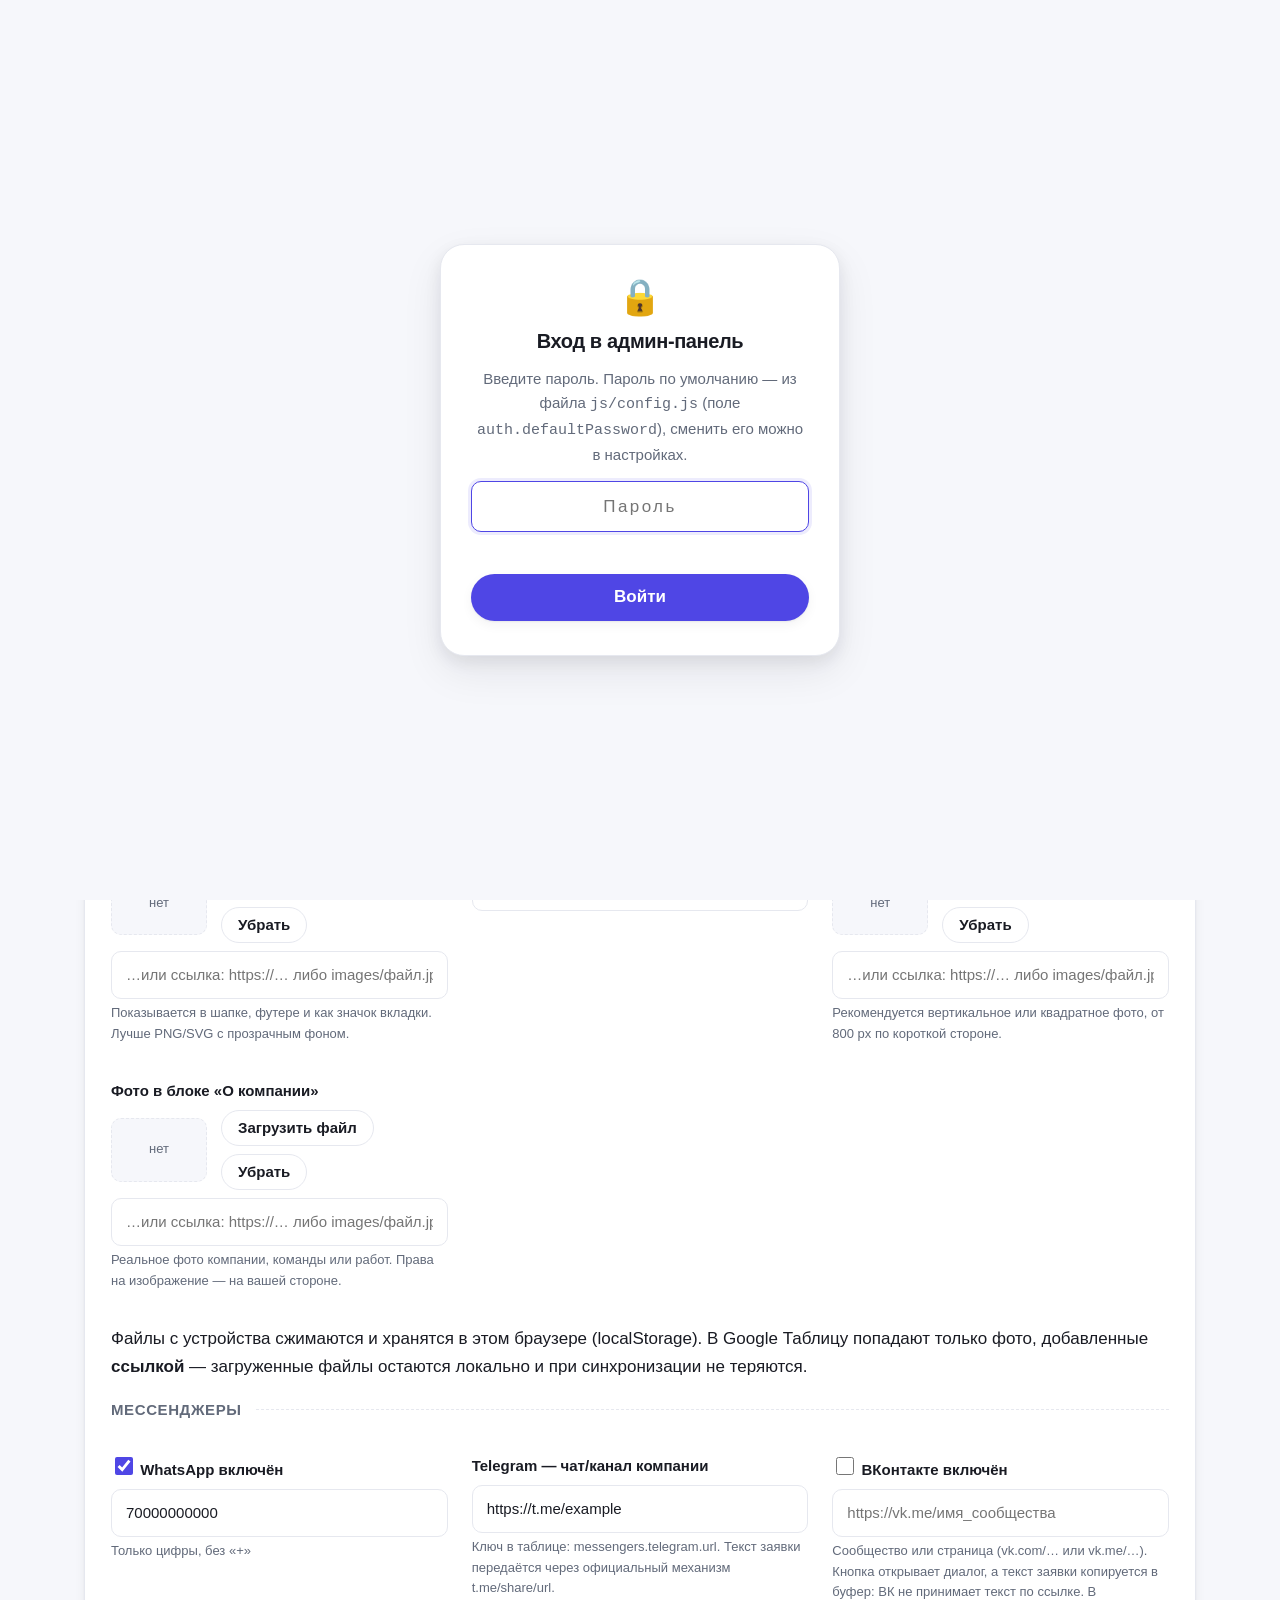
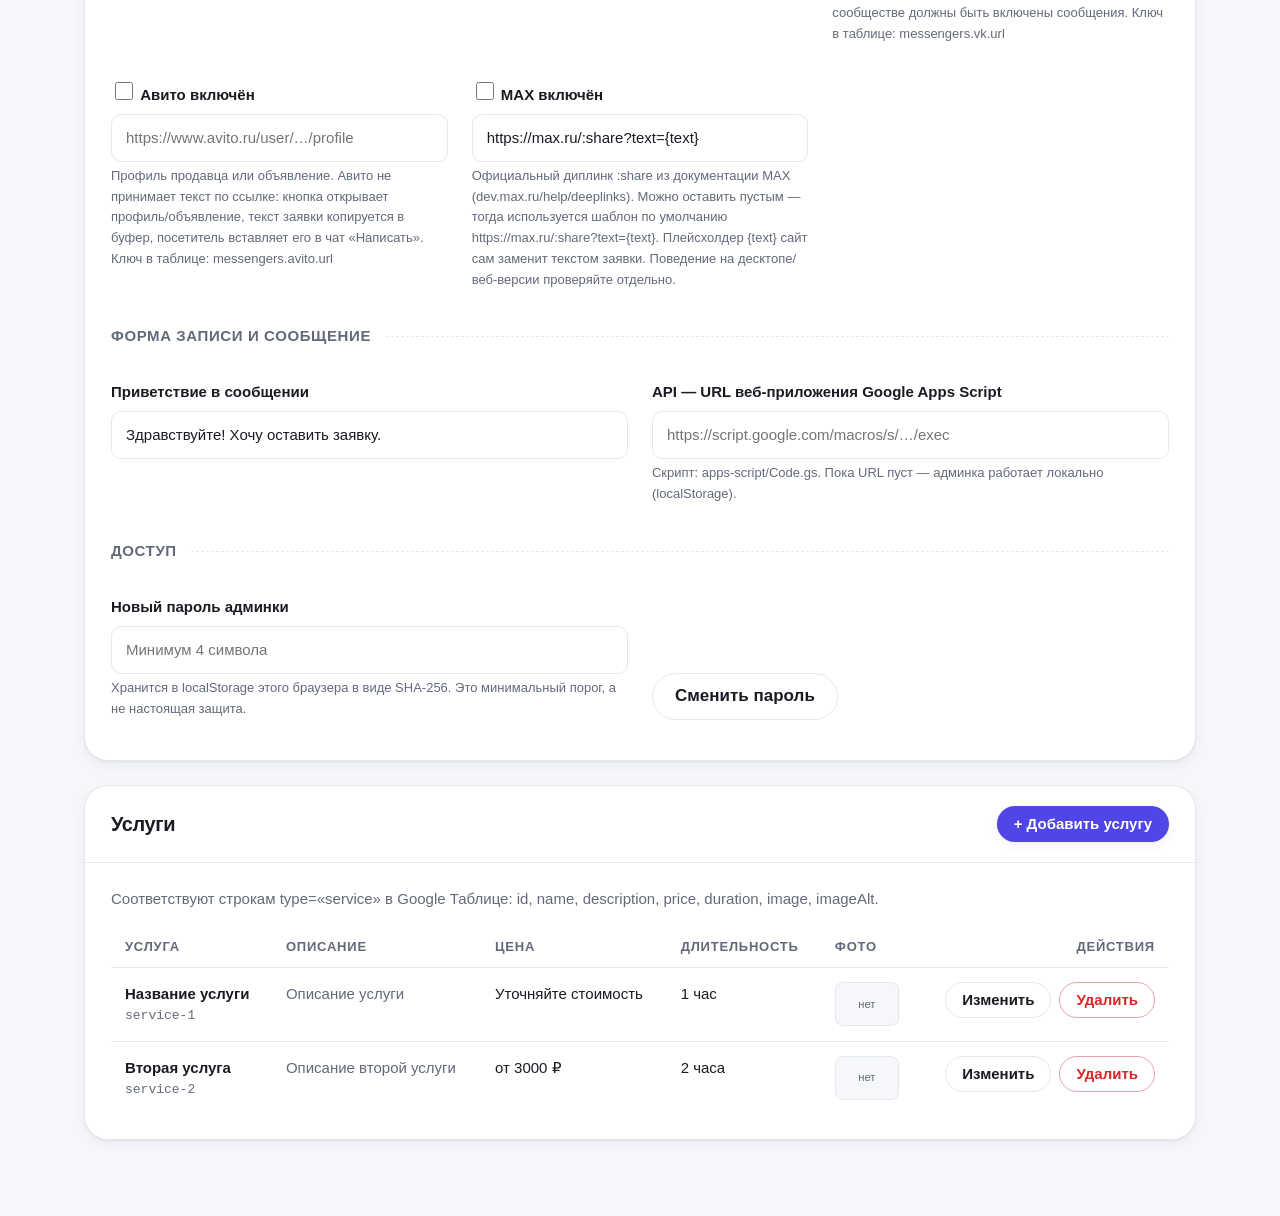
<file: admin.html>
<!DOCTYPE html>
<html lang="ru">
<head>
  <meta charset="UTF-8" />
  <meta name="viewport" content="width=device-width, initial-scale=1.0" />
  <title>Админ-панель — локальный редактор конфигурации</title>
  <link rel="stylesheet" href="css/main.css" />
  <link rel="stylesheet" href="css/admin.css" />
</head>
<body class="admin-body">

  <!-- ======================= Экран входа (пароль) ======================= -->
  <div class="admin-lock" id="admin-lock">
    <form class="admin-lock__card" id="lock-form" novalidate>
      <span class="admin-lock__icon" aria-hidden="true">🔒</span>
      <h1>Вход в админ-панель</h1>
      <p class="admin-lock__hint">
        Введите пароль. Пароль по умолчанию — из файла <code>js/config.js</code>
        (поле <code>auth.defaultPassword</code>), сменить его можно в настройках.
      </p>
      <input type="password" id="lock-password" placeholder="Пароль"
             autocomplete="current-password" autofocus />
      <p class="error-msg" id="lock-error" role="alert"></p>
      <button class="btn btn--primary btn--block" type="submit">Войти</button>
    </form>
  </div>

  <!-- ======================= Верхняя панель ======================= -->
  <header class="admin-topbar">
    <div class="admin-topbar__inner">
      <div class="admin-topbar__title">
        <span class="dot" aria-hidden="true"></span>
        <span>
          Админ-панель
          <small id="admin-subtitle">локальный редактор конфигурации</small>
        </span>
      </div>
      <div class="admin-topbar__actions">
        <button class="btn btn--ghost" type="button" id="btn-load-sheet">Загрузить из таблицы</button>
        <button class="btn btn--ghost" type="button" id="btn-save-sheet">Сохранить в таблицу</button>
        <button class="btn btn--ghost" type="button" id="btn-reset">Сбросить</button>
        <button class="btn btn--primary" type="button" id="btn-save">Сохранить</button>
        <a class="btn btn--primary" href="index.html">Открыть витрину →</a>
      </div>
    </div>
  </header>

  <div class="container">
    <div class="admin-banner" role="note">
      <span class="icon" aria-hidden="true">⚠️</span>
      <span>
        «Сохранить» записывает данные в localStorage <b>этого браузера</b> — витрина
        сразу их увидит. «Сохранить в таблицу» / «Загрузить из таблицы» работают с
        Google Таблицей через Apps Script — укажите URL веб-приложения в поле
        <code>api.url</code> (раздел «Форма записи и сообщение» ниже, скрипт —
        <code>apps-script/Code.gs</code>). Пароль — лишь минимальный порог, а не
        настоящая защита.
      </span>
    </div>
  </div>

  <main class="admin-main">

    <!-- ======================= Настройки ======================= -->
    <section class="panel" id="panel-settings">
      <div class="panel__head">
        <h2>Настройки компании</h2>
        <span class="hint">Соответствуют строкам type=«settings» в Google Таблице</span>
      </div>
      <div class="panel__body">
        <div class="settings-grid">
          <div class="field">
            <label for="set-name">Название компании</label>
            <input type="text" id="set-name" data-setting="business.name" />
            <span class="desc">Ключ в таблице: business.name</span>
          </div>

          <div class="field">
            <label for="set-tagline">Короткое описание (hero)</label>
            <input type="text" id="set-tagline" data-setting="business.tagline" />
          </div>

          <div class="field">
            <label for="set-description">Описание компании</label>
            <textarea id="set-description" data-setting="business.description"></textarea>
          </div>

          <div class="field">
            <label for="set-features">Преимущества (по одному на строку)</label>
            <textarea id="set-features" data-setting="business.features.list"></textarea>
          </div>

          <div class="field">
            <label for="set-phone">Телефон (формат +70000000000)</label>
            <input type="text" id="set-phone" data-setting="contacts.phone" />
            <span class="desc">Ключ в таблице: contacts.phone</span>
          </div>

          <div class="field">
            <label for="set-phone-display">Телефон (как показывать)</label>
            <input type="text" id="set-phone-display" data-setting="contacts.phoneDisplay" />
          </div>

          <div class="field">
            <label for="set-address">Адрес</label>
            <input type="text" id="set-address" data-setting="contacts.address" />
            <span class="desc">Ключ в таблице: contacts.address</span>
          </div>

          <div class="field">
            <label for="set-hours">Часы работы</label>
            <input type="text" id="set-hours" data-setting="contacts.hours" />
            <span class="desc">Ключ в таблице: contacts.hours</span>
          </div>

          <div class="field">
            <label for="set-map">Ссылка на маршрут (необязательно)</label>
            <input type="text" id="set-map" data-setting="contacts.mapUrl" />
          </div>

          <fieldset class="fieldset">
            <legend>Логотип и фото витрины</legend>
            <div class="settings-grid">
              <div class="field image-field" data-image-field="branding.logo" data-png="1">
                <label>Логотип</label>
                <div class="image-field__row">
                  <div class="image-field__preview" data-preview><span>нет</span></div>
                  <div class="image-field__controls">
                    <input type="file" accept="image/*" data-file hidden />
                    <button class="btn btn--ghost btn--sm" type="button" data-pick>Загрузить файл</button>
                    <button class="btn btn--ghost btn--sm" type="button" data-clear>Убрать</button>
                  </div>
                </div>
                <input type="text" data-url placeholder="…или ссылка: https://… либо images/файл.jpg" aria-label="Логотип — ссылка" />
                <span class="desc">Показывается в шапке, футере и как значок вкладки. Лучше PNG/SVG с прозрачным фоном.</span>
              </div>

              <div class="field">
                <label for="set-logo-alt">Alt-текст логотипа</label>
                <input type="text" id="set-logo-alt" data-setting="branding.logoAlt" placeholder="По умолчанию — название компании" />
              </div>

              <div class="field image-field" data-image-field="branding.heroImage">
                <label>Фото в главном блоке (hero)</label>
                <div class="image-field__row">
                  <div class="image-field__preview" data-preview><span>нет</span></div>
                  <div class="image-field__controls">
                    <input type="file" accept="image/*" data-file hidden />
                    <button class="btn btn--ghost btn--sm" type="button" data-pick>Загрузить файл</button>
                    <button class="btn btn--ghost btn--sm" type="button" data-clear>Убрать</button>
                  </div>
                </div>
                <input type="text" data-url placeholder="…или ссылка: https://… либо images/файл.jpg" aria-label="Фото в главном блоке (hero) — ссылка" />
                <span class="desc">Рекомендуется вертикальное или квадратное фото, от 800 px по короткой стороне.</span>
              </div>

              <div class="field image-field" data-image-field="branding.aboutImage">
                <label>Фото в блоке «О компании»</label>
                <div class="image-field__row">
                  <div class="image-field__preview" data-preview><span>нет</span></div>
                  <div class="image-field__controls">
                    <input type="file" accept="image/*" data-file hidden />
                    <button class="btn btn--ghost btn--sm" type="button" data-pick>Загрузить файл</button>
                    <button class="btn btn--ghost btn--sm" type="button" data-clear>Убрать</button>
                  </div>
                </div>
                <input type="text" data-url placeholder="…или ссылка: https://… либо images/файл.jpg" aria-label="Фото в блоке «О компании» — ссылка" />
                <span class="desc">Реальное фото компании, команды или работ. Права на изображение — на вашей стороне.</span>
              </div>

              <p class="desc" style="grid-column:1/-1;margin:0">
                Файлы с устройства сжимаются и хранятся в этом браузере (localStorage).
                В Google Таблицу попадают только фото, добавленные <b>ссылкой</b> — загруженные
                файлы остаются локально и при синхронизации не теряются.
              </p>
            </div>
          </fieldset>

          <fieldset class="fieldset">
            <legend>Мессенджеры</legend>
            <div class="settings-grid">
              <div class="field">
                <label class="field--check">
                  <input type="checkbox" id="set-wa-enabled" data-setting="messengers.whatsapp.enabled" />
                  WhatsApp включён
                </label>
                <input type="text" id="set-wa-phone" data-setting="messengers.whatsapp.phone"
                       placeholder="70000000000" aria-label="Телефон WhatsApp (только цифры)" />
                <span class="desc">Только цифры, без «+»</span>
              </div>

              <div class="field">
                <label for="set-tg-chat">Telegram — чат/канал компании</label>
                <input type="text" id="set-tg-chat" data-setting="messengers.telegram.chatUrl" />
                <span class="desc">Ключ в таблице: messengers.telegram.url. Текст заявки передаётся
                  через официальный механизм t.me/share/url.</span>
              </div>

              <div class="field">
                <label class="field--check">
                  <input type="checkbox" id="set-vk-enabled" data-setting="messengers.vk.enabled" />
                  ВКонтакте включён
                </label>
                <input type="text" id="set-vk-url" data-setting="messengers.vk.chatUrl"
                       placeholder="https://vk.me/имя_сообщества" aria-label="Ссылка на сообщество ВКонтакте" />
                <span class="desc">Сообщество или страница (vk.com/… или vk.me/…). Кнопка открывает диалог,
                  а текст заявки копируется в буфер: ВК не принимает текст по ссылке.
                  В сообществе должны быть включены сообщения. Ключ в таблице: messengers.vk.url</span>
              </div>

              <div class="field">
                <label class="field--check">
                  <input type="checkbox" id="set-avito-enabled" data-setting="messengers.avito.enabled" />
                  Авито включён
                </label>
                <input type="text" id="set-avito-url" data-setting="messengers.avito.chatUrl"
                       placeholder="https://www.avito.ru/user/…/profile" aria-label="Ссылка на профиль или объявление Авито" />
                <span class="desc">Профиль продавца или объявление. Авито не принимает текст по ссылке:
                  кнопка открывает профиль/объявление, текст заявки копируется в буфер,
                  посетитель вставляет его в чат «Написать». Ключ в таблице: messengers.avito.url</span>
              </div>

              <div class="field">
                <label class="field--check">
                  <input type="checkbox" id="set-max-enabled" data-setting="messengers.max.enabled" />
                  MAX включён
                </label>
                <input type="text" id="set-max-template" data-setting="messengers.max.linkTemplate"
                       placeholder="https://max.ru/:share?text={text}" aria-label="Шаблон ссылки MAX" />
                <span class="desc">Официальный диплинк :share из документации MAX
                  (dev.max.ru/help/deeplinks). Можно оставить пустым — тогда используется
                  шаблон по умолчанию https://max.ru/:share?text={text}. Плейсхолдер {text}
                  сайт сам заменит текстом заявки. Поведение на десктопе/веб-версии
                  проверяйте отдельно.</span>
              </div>
            </div>
          </fieldset>

          <fieldset class="fieldset">
            <legend>Форма записи и сообщение</legend>
            <div class="settings-grid">
              <div class="field">
                <label for="set-greeting">Приветствие в сообщении</label>
                <input type="text" id="set-greeting" data-setting="booking.message.greeting" />
              </div>
              <div class="field">
                <label for="set-api">API — URL веб-приложения Google Apps Script</label>
                <input type="text" id="set-api" data-setting="api.url"
                       placeholder="https://script.google.com/macros/s/…/exec" />
                <span class="desc">Скрипт: apps-script/Code.gs. Пока URL пуст — админка работает
                  локально (localStorage).</span>
              </div>
            </div>
          </fieldset>

          <fieldset class="fieldset">
            <legend>Доступ</legend>
            <div class="settings-grid">
              <div class="field">
                <label for="set-new-pass">Новый пароль админки</label>
                <input type="password" id="set-new-pass" autocomplete="new-password"
                       placeholder="Минимум 4 символа" />
                <span class="desc">Хранится в localStorage этого браузера в виде SHA-256.
                  Это минимальный порог, а не настоящая защита.</span>
              </div>
              <div class="field" style="align-self:end">
                <button class="btn btn--ghost" type="button" id="btn-change-pass">Сменить пароль</button>
              </div>
            </div>
          </fieldset>
        </div>
      </div>
    </section>

    <!-- ======================= Услуги ======================= -->
    <section class="panel" id="panel-services">
      <div class="panel__head">
        <h2>Услуги</h2>
        <button class="btn btn--primary btn--sm" type="button" id="btn-add-service">+ Добавить услугу</button>
      </div>
      <div class="panel__body">
        <p class="hint" style="color:var(--c-muted);font-size:var(--text-sm);margin:0 0 16px">
          Соответствуют строкам type=«service» в Google Таблице: id, name, description,
          price, duration, image, imageAlt.
        </p>
        <div class="table-wrap">
          <table class="services">
            <thead>
              <tr>
                <th>Услуга</th>
                <th>Описание</th>
                <th>Цена</th>
                <th>Длительность</th>
                <th>Фото</th>
                <th style="text-align:right">Действия</th>
              </tr>
            </thead>
            <tbody id="services-tbody"></tbody>
          </table>
          <div class="empty-state" id="services-empty" hidden>
            Услуг пока нет. Нажмите «Добавить услугу».
          </div>
        </div>
      </div>
    </section>
  </main>

  <!-- ======================= Модальное окно услуги ======================= -->
  <div class="modal-overlay" id="service-overlay" hidden>
    <div class="modal modal--form" role="dialog" aria-modal="true" aria-labelledby="service-modal-title">
      <div class="modal__head">
        <h2 id="service-modal-title">Услуга</h2>
        <button class="close" type="button" data-close aria-label="Закрыть окно">✕</button>
      </div>
      <div class="modal__body">
        <form id="service-form" novalidate>
          <input type="hidden" id="svc-id" />

          <div class="field">
            <label for="svc-name">Название <span class="req" aria-hidden="true">*</span></label>
            <input type="text" id="svc-name" data-svc="name" />
            <p class="error-msg"></p>
          </div>

          <div class="field">
            <label for="svc-desc">Описание</label>
            <textarea id="svc-desc" data-svc="description"></textarea>
          </div>

          <div class="settings-grid" style="grid-template-columns:1fr 1fr">
            <div class="field">
              <label for="svc-price">Цена</label>
              <input type="text" id="svc-price" data-svc="price" placeholder="Уточняйте стоимость / от 3000 ₽" />
            </div>
            <div class="field">
              <label for="svc-duration">Длительность</label>
              <input type="text" id="svc-duration" data-svc="duration" placeholder="1 час" />
            </div>
          </div>

          <div class="field image-field" data-image-field="service">
                <label>Фото услуги</label>
                <div class="image-field__row">
                  <div class="image-field__preview" data-preview><span>нет</span></div>
                  <div class="image-field__controls">
                    <input type="file" accept="image/*" data-file hidden />
                    <button class="btn btn--ghost btn--sm" type="button" data-pick>Загрузить файл</button>
                    <button class="btn btn--ghost btn--sm" type="button" data-clear>Убрать</button>
                  </div>
                </div>
                <input type="text" data-url placeholder="…или ссылка: https://… либо images/файл.jpg" aria-label="Фото услуги — ссылка" />
                <span class="desc">Загрузите файл или вставьте ссылку.</span>
              </div>

          <div class="field">
            <label for="svc-image-alt">Alt-текст изображения</label>
            <input type="text" id="svc-image-alt" data-svc="imageAlt" />
          </div>
        </form>
      </div>
      <div class="modal__foot">
        <button class="btn btn--ghost" type="button" data-close>Отмена</button>
        <button class="btn btn--primary" type="button" id="svc-save">Сохранить услугу</button>
      </div>
    </div>
  </div>

  <script src="js/config.js"></script>
  <script src="js/common.js"></script>
  <script src="js/storage.js"></script>
  <script src="js/admin.js"></script>
</body>
</html>
</file>
<file: css/main.css>
/* =====================================================================
 * main.css — дизайн-токены и стили витрины (index.html).
 * Значения цветов дублируют config.js (design.colors) и могут быть
 * переопределены из конфигурации во время работы страницы.
 * ===================================================================== */

:root {
  /* Цвета */
  --c-primary: #4f46e5;
  --c-primary-dark: #4338ca;
  --c-primary-soft: rgba(79, 70, 229, 0.1);
  --c-accent: #f59e0b;
  --c-bg: #f6f7fb;
  --c-surface: #ffffff;
  --c-ink: #191b23;
  --c-muted: #626a7a;
  --c-line: #e6e8ef;
  --c-success: #16a34a;
  --c-danger: #dc2626;

  /* Геометрия */
  --radius-sm: 10px;
  --radius: 16px;
  --radius-lg: 24px;
  --shadow-sm: 0 1px 2px rgba(25, 27, 35, 0.06), 0 4px 12px rgba(25, 27, 35, 0.05);
  --shadow-md: 0 6px 16px rgba(25, 27, 35, 0.08), 0 16px 40px rgba(25, 27, 35, 0.08);
  --shadow-lg: 0 12px 32px rgba(25, 27, 35, 0.14), 0 32px 80px rgba(25, 27, 35, 0.12);

  /* Типографика */
  --font: 'Inter', -apple-system, 'Segoe UI', Roboto, 'Helvetica Neue', Arial, sans-serif;
  --text-xs: 0.8125rem;
  --text-sm: 0.9375rem;
  --text-md: 1.0625rem;
  --text-lg: 1.25rem;
  --text-xl: clamp(1.75rem, 4vw, 2.5rem);
  --text-hero: clamp(2.1rem, 5.5vw, 3.6rem);

  --header-h: 72px;
  --content-w: 1160px;
}

/* ---------- База ---------- */

*,
*::before,
*::after {
  box-sizing: border-box;
}

html {
  scroll-behavior: smooth;
}

body {
  margin: 0;
  font-family: var(--font);
  font-size: var(--text-md);
  line-height: 1.6;
  color: var(--c-ink);
  background: var(--c-bg);
  -webkit-font-smoothing: antialiased;
}

/* Атрибут hidden обязан скрывать элемент, даже если у него задан display */
[hidden] {
  display: none !important;
}

img {
  max-width: 100%;
  display: block;
}

a {
  color: var(--c-primary);
  text-decoration: none;
}

a:hover {
  text-decoration: underline;
}

h1,
h2,
h3 {
  line-height: 1.2;
  letter-spacing: -0.02em;
  margin: 0 0 0.5em;
}

h1 {
  font-size: var(--text-hero);
  font-weight: 800;
}

h2 {
  font-size: var(--text-xl);
  font-weight: 750;
}

p {
  margin: 0 0 1em;
}

:focus-visible {
  outline: 3px solid color-mix(in srgb, var(--c-primary) 45%, transparent);
  outline-offset: 2px;
  border-radius: 4px;
}

.container {
  max-width: var(--content-w);
  margin: 0 auto;
  padding: 0 24px;
}

.section {
  padding: 88px 0;
}

.section--tinted {
  background: var(--c-surface);
}

.section-head {
  max-width: 640px;
  margin-bottom: 44px;
}

.section-head .kicker {
  display: inline-block;
  font-size: var(--text-xs);
  font-weight: 700;
  letter-spacing: 0.08em;
  text-transform: uppercase;
  color: var(--c-primary);
  margin-bottom: 10px;
}

.section-head p {
  color: var(--c-muted);
  margin: 0;
}

/* ---------- Кнопки ---------- */

.btn {
  display: inline-flex;
  align-items: center;
  justify-content: center;
  gap: 8px;
  padding: 12px 22px;
  border: 1px solid transparent;
  border-radius: 999px;
  font: inherit;
  font-weight: 650;
  line-height: 1.2;
  cursor: pointer;
  transition: transform 0.15s ease, background-color 0.15s ease, border-color 0.15s ease,
    color 0.15s ease, box-shadow 0.15s ease;
  user-select: none;
}

.btn:hover {
  text-decoration: none;
  transform: translateY(-1px);
}

.btn:active {
  transform: translateY(0);
}

.btn--primary {
  background: var(--c-primary);
  color: #fff;
  box-shadow: var(--shadow-sm);
}

.btn--primary:hover {
  background: var(--c-primary-dark);
  box-shadow: var(--shadow-md);
}

.btn--ghost {
  background: transparent;
  border-color: var(--c-line);
  color: var(--c-ink);
}

.btn--ghost:hover {
  border-color: var(--c-primary);
  color: var(--c-primary);
}

.btn--whatsapp {
  background: #25d366;
  color: #fff;
}

.btn--whatsapp:hover {
  background: #1ebe5b;
}

.btn--telegram {
  background: #2aabee;
  color: #fff;
}

.btn--telegram:hover {
  background: #2296d3;
}

.btn--max {
  background: #6b4eff;
  color: #fff;
}

.btn--max:hover {
  background: #5b3df0;
}

.btn--vk {
  background: #0077ff;
  color: #fff;
}

.btn--vk:hover {
  background: #0066dd;
}

.btn--avito {
  background: #0af;
  color: #fff;
}

.btn--avito:hover {
  background: #0095dd;
}

.btn--sm {
  padding: 8px 16px;
  font-size: var(--text-sm);
}

.btn--block {
  width: 100%;
}

.btn:disabled {
  opacity: 0.55;
  cursor: not-allowed;
  transform: none;
}

/* ---------- Шапка ---------- */

.header {
  position: sticky;
  top: 0;
  z-index: 50;
  height: var(--header-h);
  background: color-mix(in srgb, var(--c-surface) 82%, transparent);
  backdrop-filter: blur(14px);
  -webkit-backdrop-filter: blur(14px);
  border-bottom: 1px solid var(--c-line);
}

.header__inner {
  height: 100%;
  display: flex;
  align-items: center;
  gap: 28px;
}

.logo {
  display: flex;
  align-items: center;
  gap: 10px;
  font-weight: 800;
  font-size: var(--text-lg);
  color: var(--c-ink);
  letter-spacing: -0.02em;
}

.logo:hover {
  text-decoration: none;
}

.logo__img {
  height: 38px;
  max-width: 160px;
  width: auto;
  object-fit: contain;
  display: block;
}

.logo__img[hidden],
.hero__photo[hidden],
.about-media__img[hidden],
.footer__logo[hidden] {
  display: none;
}

.logo__mark {
  width: 34px;
  height: 34px;
  border-radius: 10px;
  background: linear-gradient(135deg, var(--c-primary), #8b5cf6);
  color: #fff;
  display: grid;
  place-items: center;
  font-size: 0.95em;
}

.nav {
  display: flex;
  gap: 22px;
  margin-left: auto;
}

.nav a {
  color: var(--c-muted);
  font-weight: 550;
  font-size: var(--text-sm);
  transition: color 0.15s ease;
}

.nav a:hover {
  color: var(--c-ink);
  text-decoration: none;
}

.header__phone {
  font-weight: 700;
  color: var(--c-ink);
  white-space: nowrap;
}

.burger {
  display: none;
  flex-direction: column;
  gap: 5px;
  background: none;
  border: 0;
  padding: 10px 6px;
  cursor: pointer;
}

.burger span {
  display: block;
  width: 22px;
  height: 2px;
  border-radius: 2px;
  background: var(--c-ink);
  transition: transform 0.2s ease, opacity 0.2s ease;
}

.burger[aria-expanded='true'] span:nth-child(1) {
  transform: translateY(7px) rotate(45deg);
}

.burger[aria-expanded='true'] span:nth-child(2) {
  opacity: 0;
}

.burger[aria-expanded='true'] span:nth-child(3) {
  transform: translateY(-7px) rotate(-45deg);
}

/* ---------- Hero ---------- */

.hero {
  position: relative;
  overflow: hidden;
  padding: 96px 0 104px;
}

.hero::before {
  content: '';
  position: absolute;
  inset: 0;
  background:
    radial-gradient(48rem 24rem at 82% -10%, rgba(139, 92, 246, 0.16), transparent 60%),
    radial-gradient(40rem 22rem at -8% 18%, rgba(79, 70, 229, 0.14), transparent 60%);
  pointer-events: none;
}

.hero__grid {
  position: relative;
  display: grid;
  grid-template-columns: 1.15fr 0.85fr;
  gap: 56px;
  align-items: center;
}

.hero__badge {
  display: inline-flex;
  align-items: center;
  gap: 8px;
  background: var(--c-surface);
  border: 1px solid var(--c-line);
  border-radius: 999px;
  padding: 7px 16px;
  font-size: var(--text-xs);
  font-weight: 650;
  color: var(--c-muted);
  box-shadow: var(--shadow-sm);
  margin-bottom: 22px;
}

.hero__badge .dot {
  width: 8px;
  height: 8px;
  border-radius: 50%;
  background: var(--c-success);
  box-shadow: 0 0 0 3px rgba(22, 163, 74, 0.18);
}

.hero__title {
  margin-bottom: 18px;
}

.hero__title .accent {
  background: linear-gradient(120deg, var(--c-primary), #8b5cf6);
  -webkit-background-clip: text;
  background-clip: text;
  color: transparent;
}

.hero__text {
  color: var(--c-muted);
  font-size: var(--text-lg);
  max-width: 34em;
  margin-bottom: 30px;
}

.hero__actions {
  display: flex;
  flex-wrap: wrap;
  gap: 14px;
  margin-bottom: 26px;
}

.hero__trust {
  display: flex;
  flex-wrap: wrap;
  gap: 8px 26px;
  color: var(--c-muted);
  font-size: var(--text-sm);
}

.hero__trust .item {
  display: inline-flex;
  align-items: center;
  gap: 8px;
}

.hero__trust svg {
  color: var(--c-primary);
  flex: none;
}

.hero__visual {
  position: relative;
}

.hero__card {
  background: linear-gradient(160deg, var(--c-primary), #7c3aed 55%, #4338ca);
  border-radius: var(--radius-lg);
  padding: 42px 38px;
  color: #fff;
  box-shadow: var(--shadow-lg);
  min-height: 380px;
  display: flex;
  flex-direction: column;
  justify-content: flex-end;
  position: relative;
  overflow: hidden;
}

.hero__photo {
  position: absolute;
  inset: 0;
  width: 100%;
  height: 100%;
  object-fit: cover;
  z-index: 0;
}

.hero__card.has-photo::before {
  content: '';
  position: absolute;
  inset: 0;
  z-index: 0;
  background: linear-gradient(to top, rgba(18, 20, 28, 0.72), rgba(18, 20, 28, 0.05) 65%);
}

.hero__card::after {
  content: '';
  position: absolute;
  width: 340px;
  height: 340px;
  border-radius: 50%;
  border: 46px solid rgba(255, 255, 255, 0.08);
  top: -120px;
  right: -120px;
}

.hero__card .figure {
  position: relative;
  z-index: 1;
}

.hero__card .big {
  font-size: 3rem;
  line-height: 1;
  font-weight: 800;
  letter-spacing: -0.03em;
  margin-bottom: 10px;
}

.hero__card .small {
  opacity: 0.85;
  font-size: var(--text-sm);
}

.hero__float {
  position: absolute;
  background: var(--c-surface);
  border-radius: var(--radius);
  box-shadow: var(--shadow-md);
  padding: 14px 18px;
  font-size: var(--text-sm);
  display: flex;
  align-items: center;
  gap: 12px;
}

.hero__float--hours {
  left: -18px;
  bottom: -26px;
}

.hero__float--rating {
  right: -16px;
  top: -26px;
}

.hero__float .icon {
  width: 40px;
  height: 40px;
  border-radius: 12px;
  display: grid;
  place-items: center;
  background: var(--c-primary-soft);
  color: var(--c-primary);
  flex: none;
}

.hero__float .label {
  color: var(--c-muted);
  font-size: var(--text-xs);
}

.hero__float .value {
  font-weight: 700;
}

/* ---------- Услуги ---------- */

.services-grid {
  display: grid;
  grid-template-columns: repeat(auto-fill, minmax(270px, 1fr));
  gap: 22px;
}

.service-card {
  background: var(--c-surface);
  border: 1px solid var(--c-line);
  border-radius: var(--radius-lg);
  padding: 26px;
  box-shadow: var(--shadow-sm);
  display: flex;
  flex-direction: column;
  gap: 12px;
  transition: transform 0.2s ease, box-shadow 0.2s ease, border-color 0.2s ease;
}

.service-card:hover {
  transform: translateY(-4px);
  box-shadow: var(--shadow-md);
  border-color: color-mix(in srgb, var(--c-primary) 30%, var(--c-line));
}

.service-card__media {
  height: 150px;
  border-radius: var(--radius);
  overflow: hidden;
  background:
    radial-gradient(18rem 8rem at 20% 0%, rgba(79, 70, 229, 0.16), transparent 60%),
    radial-gradient(16rem 8rem at 90% 100%, rgba(245, 158, 11, 0.14), transparent 60%),
    var(--c-bg);
  position: relative;
}

.service-card__media img {
  width: 100%;
  height: 100%;
  object-fit: cover;
}

.service-card__media .placeholder {
  position: absolute;
  inset: 0;
  display: grid;
  place-items: center;
  color: var(--c-primary);
}

.service-card__meta {
  display: flex;
  align-items: center;
  justify-content: space-between;
  gap: 10px;
}

.service-card h3 {
  margin: 0;
  font-size: var(--text-lg);
}

.badge {
  display: inline-block;
  background: var(--c-primary-soft);
  color: var(--c-primary);
  font-weight: 700;
  font-size: var(--text-xs);
  padding: 5px 12px;
  border-radius: 999px;
  white-space: nowrap;
}

.badge--price {
  background: color-mix(in srgb, var(--c-accent) 14%, transparent);
  color: #92610a;
}

.service-card__desc {
  color: var(--c-muted);
  font-size: var(--text-sm);
  margin: 0;
  flex: 1;
}

.service-card__footer {
  display: flex;
  align-items: center;
  justify-content: space-between;
  gap: 12px;
  margin-top: auto;
  padding-top: 8px;
  border-top: 1px solid var(--c-line);
}

.service-card__duration {
  display: inline-flex;
  align-items: center;
  gap: 6px;
  color: var(--c-muted);
  font-size: var(--text-sm);
}

/* ---------- О компании ---------- */

.about-grid {
  display: grid;
  grid-template-columns: 1fr 1fr;
  gap: 56px;
  align-items: center;
}

.about-media {
  position: relative;
  overflow: hidden;
  border-radius: var(--radius-lg);
  background:
    radial-gradient(20rem 12rem at 80% 10%, rgba(139, 92, 246, 0.18), transparent 60%),
    linear-gradient(160deg, #eef0fb, #fdf6ea);
  min-height: 360px;
  display: grid;
  place-items: center;
  color: var(--c-muted);
  font-size: var(--text-sm);
  box-shadow: var(--shadow-sm);
}

.about-media__img {
  position: absolute;
  inset: 0;
  width: 100%;
  height: 100%;
  object-fit: cover;
}

.feature-list {
  list-style: none;
  margin: 0 0 28px;
  padding: 0;
  display: grid;
  gap: 14px;
}

.feature-list li {
  display: flex;
  gap: 12px;
  align-items: flex-start;
}

.feature-list .check {
  flex: none;
  width: 26px;
  height: 26px;
  border-radius: 50%;
  background: var(--c-primary-soft);
  color: var(--c-primary);
  display: grid;
  place-items: center;
  margin-top: 2px;
}

.feature-list .text {
  font-weight: 600;
}

.feature-list .text small {
  display: block;
  font-weight: 400;
  color: var(--c-muted);
}

/* ---------- Контакты ---------- */

.contacts-grid {
  display: grid;
  grid-template-columns: repeat(auto-fit, minmax(240px, 1fr));
  gap: 22px;
}

.contact-card {
  background: var(--c-surface);
  border: 1px solid var(--c-line);
  border-radius: var(--radius-lg);
  padding: 26px;
  box-shadow: var(--shadow-sm);
}

.contact-card .icon {
  width: 44px;
  height: 44px;
  border-radius: 14px;
  background: var(--c-primary-soft);
  color: var(--c-primary);
  display: grid;
  place-items: center;
  margin-bottom: 16px;
}

.contact-card h3 {
  font-size: var(--text-md);
  margin-bottom: 6px;
}

.contact-card p {
  color: var(--c-muted);
  font-size: var(--text-sm);
  margin: 0;
}

.contact-card a {
  font-weight: 600;
}

.messenger-row {
  display: flex;
  flex-wrap: wrap;
  gap: 10px;
  margin-top: 28px;
}

/* ---------- Футер ---------- */

.footer {
  background: #12141c;
  color: #b9bfcc;
  padding: 56px 0 32px;
}

.footer a {
  color: #b9bfcc;
}

.footer a:hover {
  color: #fff;
}

.footer__grid {
  display: grid;
  grid-template-columns: 2fr 1fr 1fr;
  gap: 40px;
  padding-bottom: 36px;
  border-bottom: 1px solid rgba(255, 255, 255, 0.08);
}

.footer__brand {
  display: flex;
  align-items: center;
  gap: 10px;
}

.footer__logo {
  height: 32px;
  max-width: 140px;
  width: auto;
  object-fit: contain;
  background: #fff;
  border-radius: 8px;
  padding: 3px 6px;
}

.footer h4 {
  color: #fff;
  margin: 0 0 14px;
  font-size: var(--text-sm);
  letter-spacing: 0.04em;
  text-transform: uppercase;
}

.footer ul {
  list-style: none;
  margin: 0;
  padding: 0;
  display: grid;
  gap: 10px;
  font-size: var(--text-sm);
}

.footer__bottom {
  padding-top: 24px;
  display: flex;
  flex-wrap: wrap;
  gap: 12px 28px;
  justify-content: space-between;
  font-size: var(--text-xs);
  color: #7d8494;
}

/* ---------- Модальное окно ---------- */

.modal-overlay {
  position: fixed;
  inset: 0;
  z-index: 100;
  background: rgba(18, 20, 28, 0.55);
  backdrop-filter: blur(6px);
  -webkit-backdrop-filter: blur(6px);
  display: flex;
  align-items: center;
  justify-content: center;
  padding: 20px;
  opacity: 0;
  pointer-events: none;
  transition: opacity 0.2s ease;
}

.modal-overlay.is-open {
  opacity: 1;
  pointer-events: auto;
}

.modal {
  background: var(--c-surface);
  border-radius: var(--radius-lg);
  box-shadow: var(--shadow-lg);
  width: 100%;
  max-width: 640px;
  max-height: calc(100vh - 40px);
  display: flex;
  flex-direction: column;
  transform: translateY(14px) scale(0.98);
  transition: transform 0.22s ease;
}

.modal-overlay.is-open .modal {
  transform: translateY(0) scale(1);
}

.modal__head {
  display: flex;
  align-items: flex-start;
  justify-content: space-between;
  gap: 16px;
  padding: 26px 30px 0;
}

.modal__head h2 {
  margin: 0;
}

.modal__head .close {
  flex: none;
  width: 38px;
  height: 38px;
  border-radius: 50%;
  border: 1px solid var(--c-line);
  background: var(--c-surface);
  cursor: pointer;
  font-size: 1.1rem;
  color: var(--c-muted);
  transition: background-color 0.15s ease, color 0.15s ease;
}

.modal__head .close:hover {
  background: var(--c-bg);
  color: var(--c-ink);
}

.modal__body {
  padding: 18px 30px 26px;
  overflow-y: auto;
}

.modal__intro {
  color: var(--c-muted);
  font-size: var(--text-sm);
  margin: 0 0 20px;
}

.field {
  margin-bottom: 16px;
}

.field label {
  display: block;
  font-weight: 650;
  font-size: var(--text-sm);
  margin-bottom: 7px;
}

.field label .req {
  color: var(--c-danger);
}

.field input,
.field select,
.field textarea {
  width: 100%;
  font: inherit;
  font-size: var(--text-sm);
  color: var(--c-ink);
  background: var(--c-surface);
  border: 1px solid var(--c-line);
  border-radius: var(--radius-sm);
  padding: 11px 14px;
  transition: border-color 0.15s ease, box-shadow 0.15s ease;
}

.field textarea {
  min-height: 84px;
  resize: vertical;
}

.field input:focus,
.field select:focus,
.field textarea:focus {
  outline: none;
  border-color: var(--c-primary);
  box-shadow: 0 0 0 3px var(--c-primary-soft);
}

.field .error-msg {
  display: none;
  color: var(--c-danger);
  font-size: var(--text-xs);
  margin-top: 6px;
}

.field.is-invalid input,
.field.is-invalid select,
.field.is-invalid textarea {
  border-color: var(--c-danger);
}

.field.is-invalid .error-msg {
  display: block;
}

/* Предпросмотр сообщения */

.preview {
  background: var(--c-bg);
  border: 1px solid var(--c-line);
  border-radius: var(--radius);
  padding: 16px 18px;
  margin-top: 6px;
}

.preview__label {
  font-size: var(--text-xs);
  font-weight: 700;
  letter-spacing: 0.06em;
  text-transform: uppercase;
  color: var(--c-muted);
  margin-bottom: 8px;
}

.preview__text {
  font-size: var(--text-sm);
  white-space: pre-wrap;
  word-break: break-word;
  font-family: var(--font);
}

.preview__text:empty::before {
  content: 'Сообщение появится здесь…';
  color: var(--c-muted);
}

.send-row {
  display: grid;
  grid-template-columns: repeat(auto-fit, minmax(150px, 1fr));
  gap: 10px;
  margin-top: 16px;
}

.modal__note {
  margin: 14px 0 0;
  font-size: var(--text-xs);
  color: var(--c-muted);
}

/* ---------- Тост-уведомления ---------- */

.toast-host {
  position: fixed;
  right: 20px;
  bottom: 20px;
  z-index: 200;
  display: flex;
  flex-direction: column;
  gap: 10px;
  max-width: min(92vw, 360px);
}

.toast {
  background: var(--c-ink);
  color: #fff;
  border-radius: var(--radius-sm);
  padding: 13px 18px;
  font-size: var(--text-sm);
  box-shadow: var(--shadow-lg);
  opacity: 1;
  transition: opacity 0.3s ease, transform 0.3s ease;
}

.toast--ok::before {
  content: '✓ ';
  color: #4ade80;
  font-weight: 800;
}

.toast--error::before {
  content: '✕ ';
  color: #f87171;
  font-weight: 800;
}

.toast--hide {
  opacity: 0;
  transform: translateY(6px);
}

/* ---------- Адаптив ---------- */

@media (max-width: 980px) {
  .hero__grid {
    grid-template-columns: 1fr;
    gap: 40px;
  }

  .hero__visual {
    max-width: 480px;
  }

  .about-grid {
    grid-template-columns: 1fr;
    gap: 32px;
  }

  .footer__grid {
    grid-template-columns: 1fr 1fr;
  }

  .header__phone {
    display: none;
  }
}

@media (max-width: 760px) {
  .nav {
    position: fixed;
    top: var(--header-h);
    left: 0;
    right: 0;
    flex-direction: column;
    gap: 0;
    background: var(--c-surface);
    border-bottom: 1px solid var(--c-line);
    padding: 8px 0;
    transform: translateY(-8px);
    opacity: 0;
    pointer-events: none;
    transition: opacity 0.2s ease, transform 0.2s ease;
  }

  .nav.is-open {
    opacity: 1;
    transform: translateY(0);
    pointer-events: auto;
  }

  .nav a {
    padding: 13px 24px;
  }

  .burger {
    display: flex;
    margin-left: auto;
  }

  .header__cta {
    display: none;
  }

  .section {
    padding: 64px 0;
  }

  .hero {
    padding: 64px 0 72px;
  }

  .hero__float--hours {
    left: 0;
  }

  .hero__float--rating {
    right: 0;
  }

  .footer__grid {
    grid-template-columns: 1fr;
    gap: 28px;
  }

  .modal__head,
  .modal__body {
    padding-left: 20px;
    padding-right: 20px;
  }
}

/* ---------- Доступность ---------- */

@media (prefers-reduced-motion: reduce) {
  html {
    scroll-behavior: auto;
  }

  *,
  *::before,
  *::after {
    animation-duration: 0.01ms !important;
    animation-iteration-count: 1 !important;
    transition-duration: 0.01ms !important;
  }
}
</file>
<file: css/admin.css>
/* =====================================================================
 * admin.css — стили локальной админ-панели (admin.html).
 * Подключается ПОСЛЕ main.css и использует его дизайн-токены.
 * ===================================================================== */

.admin-body {
  background: var(--c-bg);
}

/* ---------- Верхняя панель ---------- */

.admin-topbar {
  position: sticky;
  top: 0;
  z-index: 50;
  background: var(--c-ink);
  color: #fff;
}

.admin-topbar__inner {
  max-width: var(--content-w);
  margin: 0 auto;
  padding: 14px 24px;
  display: flex;
  align-items: center;
  gap: 18px;
  flex-wrap: wrap;
}

.admin-topbar__title {
  display: flex;
  align-items: center;
  gap: 10px;
  font-weight: 750;
  font-size: var(--text-md);
}

.admin-topbar__title .dot {
  width: 10px;
  height: 10px;
  border-radius: 50%;
  background: var(--c-accent);
}

.admin-topbar__title small {
  display: block;
  font-size: var(--text-xs);
  font-weight: 500;
  color: #aab0bf;
}

.admin-topbar__actions {
  margin-left: auto;
  display: flex;
  gap: 10px;
  flex-wrap: wrap;
}

.admin-topbar .btn {
  font-size: var(--text-sm);
  padding: 9px 16px;
}

.admin-topbar .btn--ghost {
  border-color: rgba(255, 255, 255, 0.22);
  color: #e6e8ef;
}

.admin-topbar .btn--ghost:hover {
  border-color: #fff;
  color: #fff;
}

/* ---------- Информационный баннер ---------- */

.admin-banner {
  display: flex;
  gap: 12px;
  align-items: flex-start;
  background: color-mix(in srgb, var(--c-accent) 12%, var(--c-surface));
  border: 1px solid color-mix(in srgb, var(--c-accent) 35%, var(--c-line));
  border-radius: var(--radius);
  padding: 16px 18px;
  margin: 24px 0 0;
  font-size: var(--text-sm);
  color: #6b4d08;
}

.admin-banner .icon {
  flex: none;
  font-size: 1.2rem;
  line-height: 1.4;
}

/* ---------- Раскладка ---------- */

.admin-main {
  max-width: var(--content-w);
  margin: 0 auto;
  padding: 24px 24px 80px;
  display: grid;
  gap: 24px;
}

.panel {
  background: var(--c-surface);
  border: 1px solid var(--c-line);
  border-radius: var(--radius-lg);
  box-shadow: var(--shadow-sm);
  overflow: hidden;
}

.panel__head {
  display: flex;
  align-items: center;
  justify-content: space-between;
  gap: 16px;
  padding: 20px 26px;
  border-bottom: 1px solid var(--c-line);
}

.panel__head h2 {
  margin: 0;
  font-size: var(--text-lg);
}

.panel__head .hint {
  color: var(--c-muted);
  font-size: var(--text-xs);
  font-weight: 500;
  margin-top: 3px;
}

.panel__body {
  padding: 24px 26px;
}

/* ---------- Формы настроек ---------- */

.settings-grid {
  display: grid;
  grid-template-columns: repeat(auto-fit, minmax(300px, 1fr));
  gap: 18px 24px;
}

.fieldset {
  grid-column: 1 / -1;
  border: 0;
  margin: 0;
  padding: 18px 0 0;
  border-top: 1px dashed var(--c-line);
}

.fieldset legend {
  font-weight: 750;
  font-size: var(--text-sm);
  padding: 0 14px 0 0;
  color: var(--c-muted);
  letter-spacing: 0.04em;
  text-transform: uppercase;
}

.fieldset .settings-grid {
  margin-top: 14px;
}

.field--check {
  display: flex;
  align-items: center;
  gap: 10px;
  font-weight: 600;
  font-size: var(--text-sm);
}

.field--check input {
  width: 18px;
  height: 18px;
  accent-color: var(--c-primary);
}

.field .desc {
  display: block;
  color: var(--c-muted);
  font-size: var(--text-xs);
  font-weight: 400;
  margin-top: 4px;
}

/* ---------- Таблица услуг ---------- */

.table-wrap {
  overflow-x: auto;
}

table.services {
  width: 100%;
  border-collapse: collapse;
  font-size: var(--text-sm);
  min-width: 720px;
}

table.services th {
  text-align: left;
  font-size: var(--text-xs);
  letter-spacing: 0.06em;
  text-transform: uppercase;
  color: var(--c-muted);
  padding: 10px 14px;
  border-bottom: 1px solid var(--c-line);
}

table.services td {
  padding: 14px;
  border-bottom: 1px solid var(--c-line);
  vertical-align: top;
}

table.services tr:last-child td {
  border-bottom: 0;
}

table.services tbody tr {
  transition: background-color 0.15s ease;
}

table.services tbody tr:hover {
  background: var(--c-bg);
}

.service-cell__name {
  font-weight: 700;
}

.service-cell__id {
  display: block;
  color: var(--c-muted);
  font-size: var(--text-xs);
  font-family: ui-monospace, 'Cascadia Code', Consolas, monospace;
}

.service-cell__muted {
  color: var(--c-muted);
}

.thumb {
  width: 64px;
  height: 44px;
  border-radius: 8px;
  object-fit: cover;
  border: 1px solid var(--c-line);
  background: var(--c-bg);
}

.thumb--empty {
  display: grid;
  place-items: center;
  color: var(--c-muted);
  font-size: 0.7rem;
}

.row-actions {
  display: flex;
  gap: 8px;
  white-space: nowrap;
}

.btn--danger {
  background: transparent;
  border-color: color-mix(in srgb, var(--c-danger) 35%, var(--c-line));
  color: var(--c-danger);
}

.btn--danger:hover {
  background: var(--c-danger);
  border-color: var(--c-danger);
  color: #fff;
}

.empty-state {
  padding: 40px 20px;
  text-align: center;
  color: var(--c-muted);
  font-size: var(--text-sm);
}

/* ---------- Экран входа (пароль) ---------- */

.admin-lock {
  position: fixed;
  inset: 0;
  z-index: 300;
  background: var(--c-bg);
  display: flex;
  align-items: center;
  justify-content: center;
  padding: 20px;
}

.admin-lock__card {
  background: var(--c-surface);
  border: 1px solid var(--c-line);
  border-radius: var(--radius-lg);
  box-shadow: var(--shadow-md);
  padding: 34px 30px;
  width: 100%;
  max-width: 400px;
  display: grid;
  gap: 14px;
  text-align: center;
}

.admin-lock__icon {
  font-size: 2.2rem;
  line-height: 1;
}

.admin-lock__card h1 {
  font-size: var(--text-lg);
  margin: 0;
}

.admin-lock__hint {
  color: var(--c-muted);
  font-size: var(--text-sm);
  margin: 0;
}

.admin-lock__card input {
  width: 100%;
  font: inherit;
  font-size: var(--text-md);
  text-align: center;
  letter-spacing: 0.14em;
  border: 1px solid var(--c-line);
  border-radius: var(--radius-sm);
  padding: 11px 14px;
}

.admin-lock__card input:focus {
  outline: none;
  border-color: var(--c-primary);
  box-shadow: 0 0 0 3px var(--c-primary-soft);
}

.admin-lock .error-msg {
  color: var(--c-danger);
  font-size: var(--text-xs);
  min-height: 1.1em;
  margin: 0;
}

/* ---------- Модальное окно услуги ---------- */

.modal--form {
  max-width: 560px;
}

.modal__foot {
  display: flex;
  justify-content: flex-end;
  gap: 10px;
  padding: 0 30px 26px;
}

@media (max-width: 760px) {
  .modal__foot,
  .modal__head,
  .modal__body {
    padding-left: 20px;
    padding-right: 20px;
  }

  .admin-topbar__actions {
    margin-left: 0;
    width: 100%;
  }

  .panel__head,
  .panel__body {
    padding: 18px;
  }
}

/* ---------- Загрузка изображений ---------- */

.image-field__row {
  display: flex;
  align-items: center;
  gap: 14px;
  margin-bottom: 8px;
}

.image-field__preview {
  width: 96px;
  height: 64px;
  flex: none;
  border-radius: 10px;
  border: 1px dashed var(--c-line);
  background: var(--c-bg);
  display: grid;
  place-items: center;
  overflow: hidden;
  color: var(--c-muted);
  font-size: var(--text-xs);
}

.image-field__preview img {
  width: 100%;
  height: 100%;
  object-fit: contain;
}

.image-field__controls {
  display: flex;
  flex-wrap: wrap;
  gap: 8px;
}
</file>
